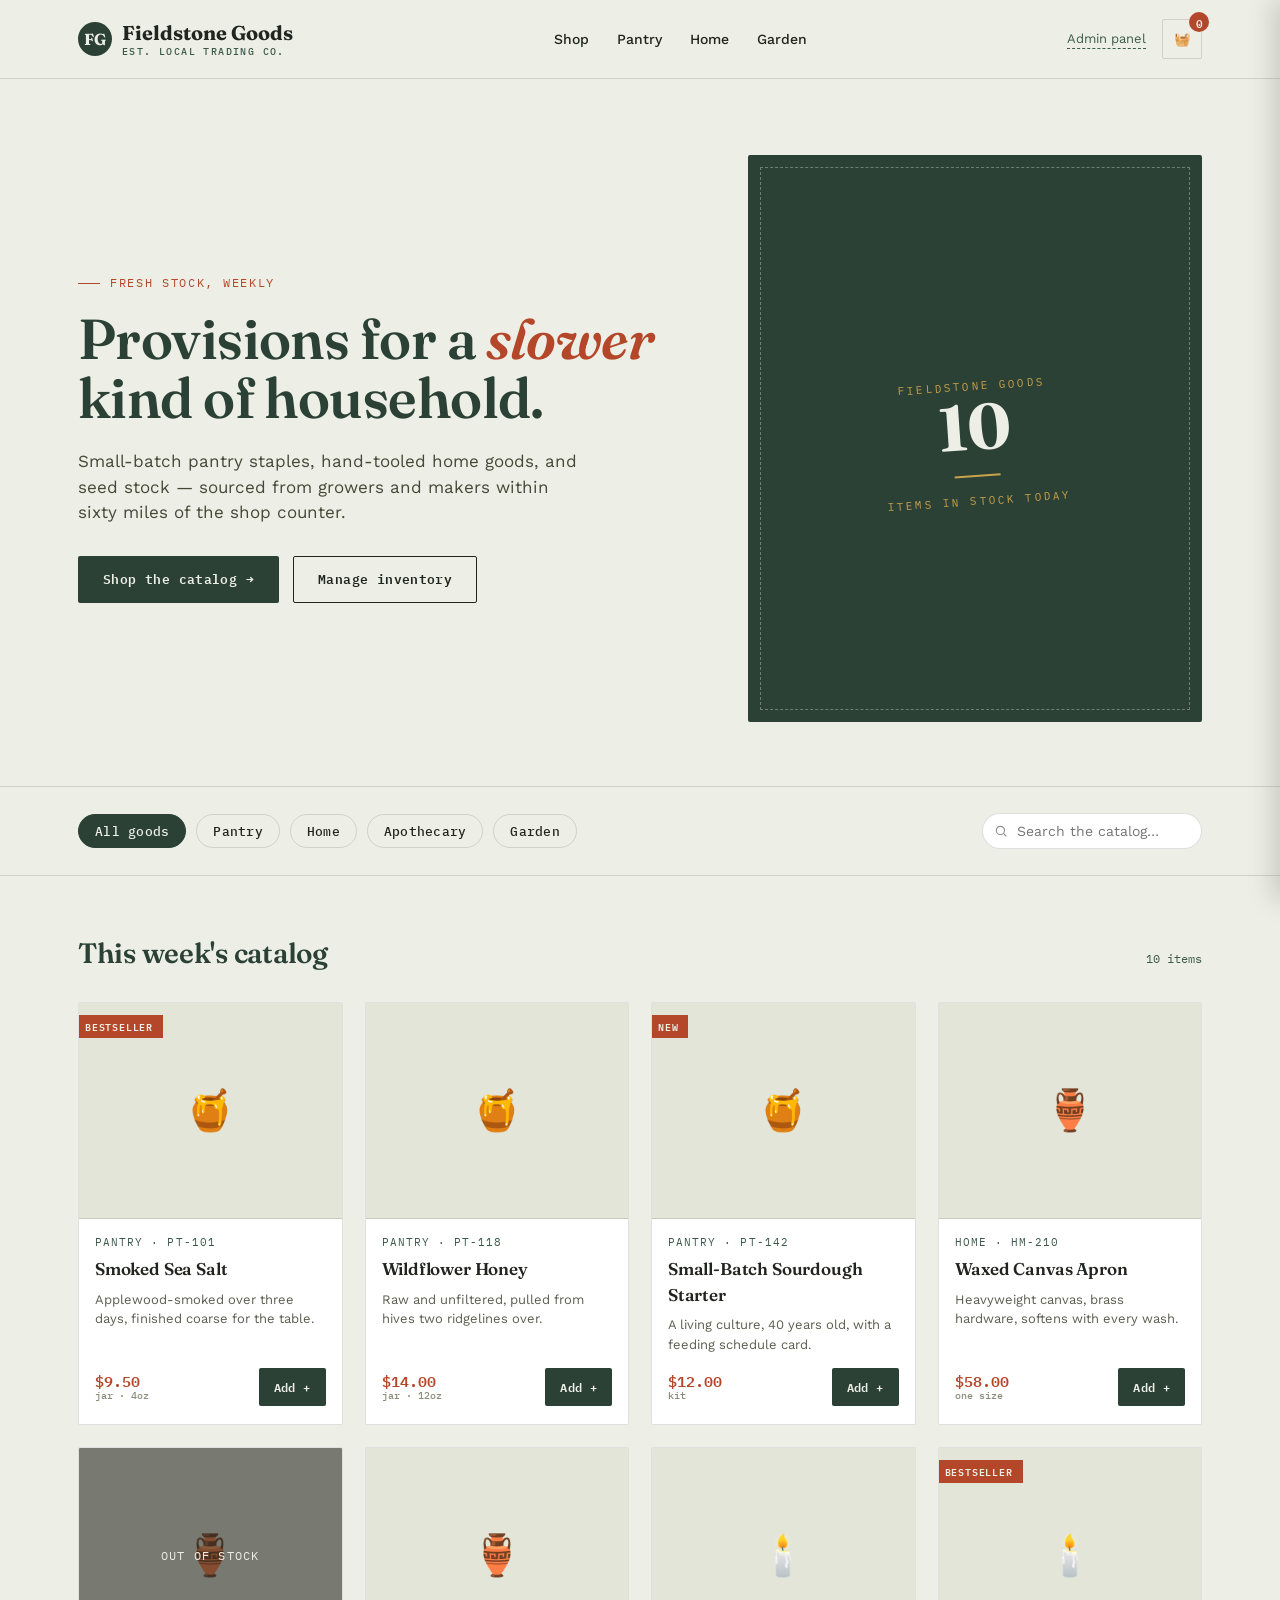
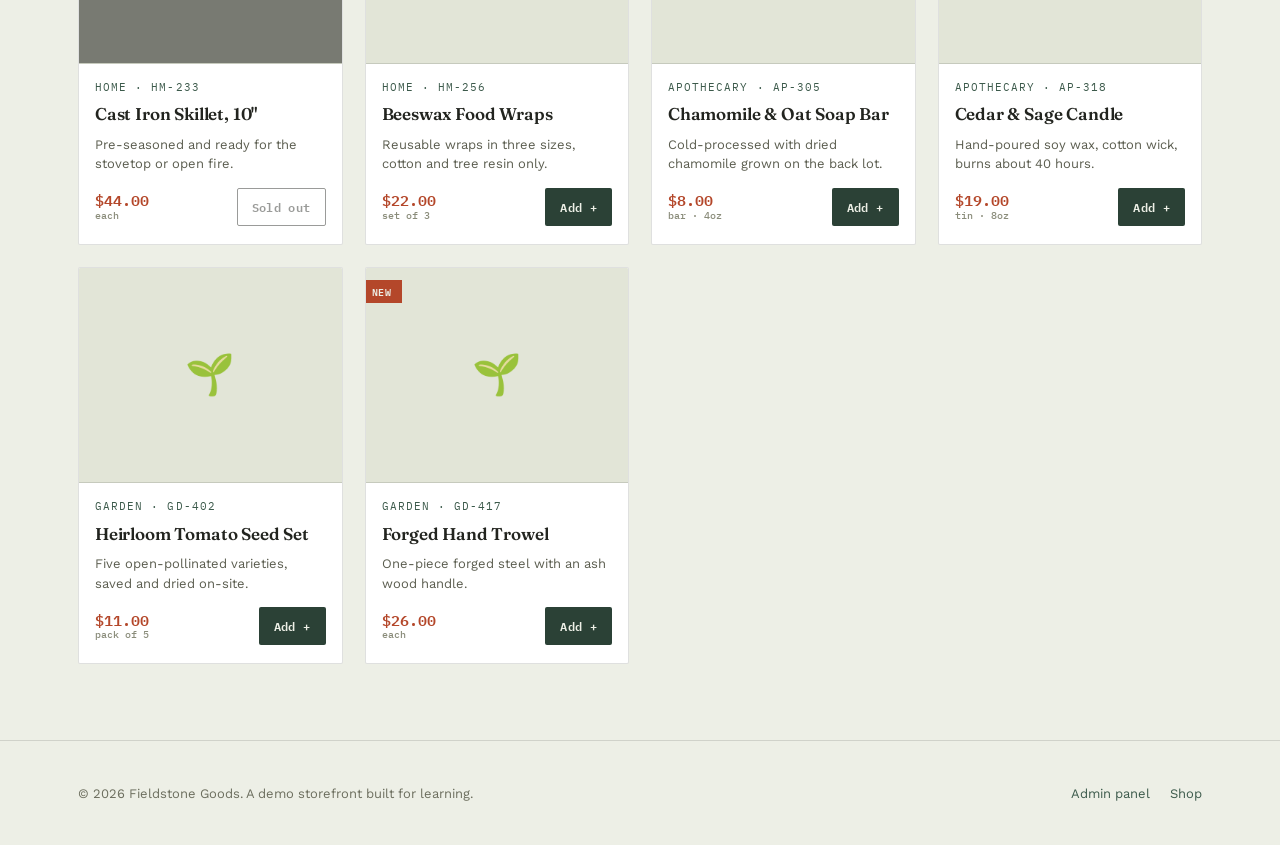
<file: index.html>
<!DOCTYPE html>
<html lang="en">
<head>
<meta charset="UTF-8">
<meta name="viewport" content="width=device-width, initial-scale=1.0">
<title>Fieldstone Goods — Pantry, Home & Garden</title>
<link rel="stylesheet" href="css/style.css">
</head>
<body>

<header class="site-header">
  <div class="wrap">
    <a href="index.html" class="logo">
      <span class="logo-mark">FG</span>
      <span class="logo-text">Fieldstone Goods<small>Est. Local Trading Co.</small></span>
    </a>
    <nav>
      <ul class="main-nav">
        <li><a href="#shop">Shop</a></li>
        <li><a href="#pantry">Pantry</a></li>
        <li><a href="#home">Home</a></li>
        <li><a href="#garden">Garden</a></li>
      </ul>
    </nav>
    <div class="header-actions">
      <a class="admin-link" href="admin.html">Admin panel</a>
      <button class="icon-btn" id="cartBtn" aria-label="Open cart">
        🧺
        <span class="cart-count" id="cartCount">0</span>
      </button>
    </div>
  </div>
</header>

<section class="hero">
  <div class="wrap">
    <div>
      <div class="hero-eyebrow">Fresh Stock, Weekly</div>
      <h1>Provisions for a <em>slower</em> kind of household.</h1>
      <p class="lede">Small-batch pantry staples, hand-tooled home goods, and seed stock — sourced from growers and makers within sixty miles of the shop counter.</p>
      <div class="hero-ctas">
        <a href="#shop" class="btn btn-primary">Shop the catalog →</a>
        <a href="admin.html" class="btn btn-outline">Manage inventory</a>
      </div>
    </div>
    <div class="crate">
      <div class="stamp">
        <div class="cap">Fieldstone Goods</div>
        <div class="num" id="productTotal">10</div>
        <div class="div"></div>
        <div class="cap">Items in stock today</div>
      </div>
    </div>
  </div>
</section>

<section class="chip-rail">
  <div class="wrap" id="chipRail">
    <button class="chip active" data-cat="All">All goods</button>
    <button class="chip" data-cat="Pantry">Pantry</button>
    <button class="chip" data-cat="Home">Home</button>
    <button class="chip" data-cat="Apothecary">Apothecary</button>
    <button class="chip" data-cat="Garden">Garden</button>
    <div class="search-box">
      <svg width="14" height="14" viewBox="0 0 24 24" fill="none" stroke="currentColor" stroke-width="2"><circle cx="11" cy="11" r="7"/><line x1="21" y1="21" x2="16.65" y2="16.65"/></svg>
      <input type="text" id="searchInput" placeholder="Search the catalog…">
    </div>
  </div>
</section>

<section class="section" id="shop">
  <div class="wrap">
    <div class="section-head">
      <h2>This week's catalog</h2>
      <span class="count mono" id="resultCount">10 items</span>
    </div>
    <div class="grid" id="productGrid"></div>
  </div>
</section>

<footer class="site-footer">
  <div class="wrap">
    <p>© 2026 Fieldstone Goods. A demo storefront built for learning.</p>
    <ul class="foot-links">
      <li><a href="admin.html">Admin panel</a></li>
      <li><a href="#shop">Shop</a></li>
    </ul>
  </div>
</footer>

<!-- Cart drawer -->
<div class="overlay" id="overlay"></div>
<aside class="drawer" id="cartDrawer" aria-label="Shopping cart">
  <div class="drawer-head">
    <h3>Your basket</h3>
    <button class="icon-btn" id="closeCart" aria-label="Close cart">✕</button>
  </div>
  <div class="drawer-body" id="cartBody"></div>
  <div class="drawer-foot">
    <div class="total-row"><span>Total</span><span id="cartTotal">$0.00</span></div>
    <button class="btn btn-rust" id="checkoutBtn" style="width:100%; justify-content:center;">Checkout</button>
  </div>
</aside>

<!-- Checkout modal -->
<div class="modal-overlay" id="checkoutOverlay">
  <div class="modal">
    <button class="modal-close" id="closeCheckout">✕</button>
    <h3>Checkout</h3>
    <p class="sub">This is a demo — no real payment is taken. Placing an order saves it locally and it'll appear in the admin panel.</p>
    <form id="checkoutForm">
      <div class="field"><label>Full name</label><input type="text" required name="name" placeholder="Jordan Ellis"></div>
      <div class="field"><label>Email</label><input type="email" required name="email" placeholder="jordan@example.com"></div>
      <div class="field"><label>Shipping address</label><textarea required name="address" placeholder="120 Ridge Road, Millbrook"></textarea></div>
      <div class="field-row">
        <div class="field"><label>City</label><input type="text" required name="city" placeholder="Millbrook"></div>
        <div class="field"><label>ZIP</label><input type="text" required name="zip" placeholder="12545"></div>
      </div>
      <button type="submit" class="btn btn-primary" style="width:100%; justify-content:center; margin-top:8px;">Place order</button>
    </form>
  </div>
</div>

<!-- Order confirmation modal -->
<div class="modal-overlay" id="confirmOverlay">
  <div class="modal">
    <button class="modal-close" id="closeConfirm">✕</button>
    <div class="confirm-icon">✓</div>
    <h3>Order placed</h3>
    <p class="sub">Thanks — your order has been recorded.</p>
    <div class="order-id mono" id="confirmOrderId"></div>
    <button class="btn btn-outline" id="doneConfirm" style="width:100%; justify-content:center;">Continue shopping</button>
  </div>
</div>

<div class="toast" id="toast"></div>

<script src="js/data.js"></script>
<script src="js/store.js"></script>
</body>
</html>
</file>
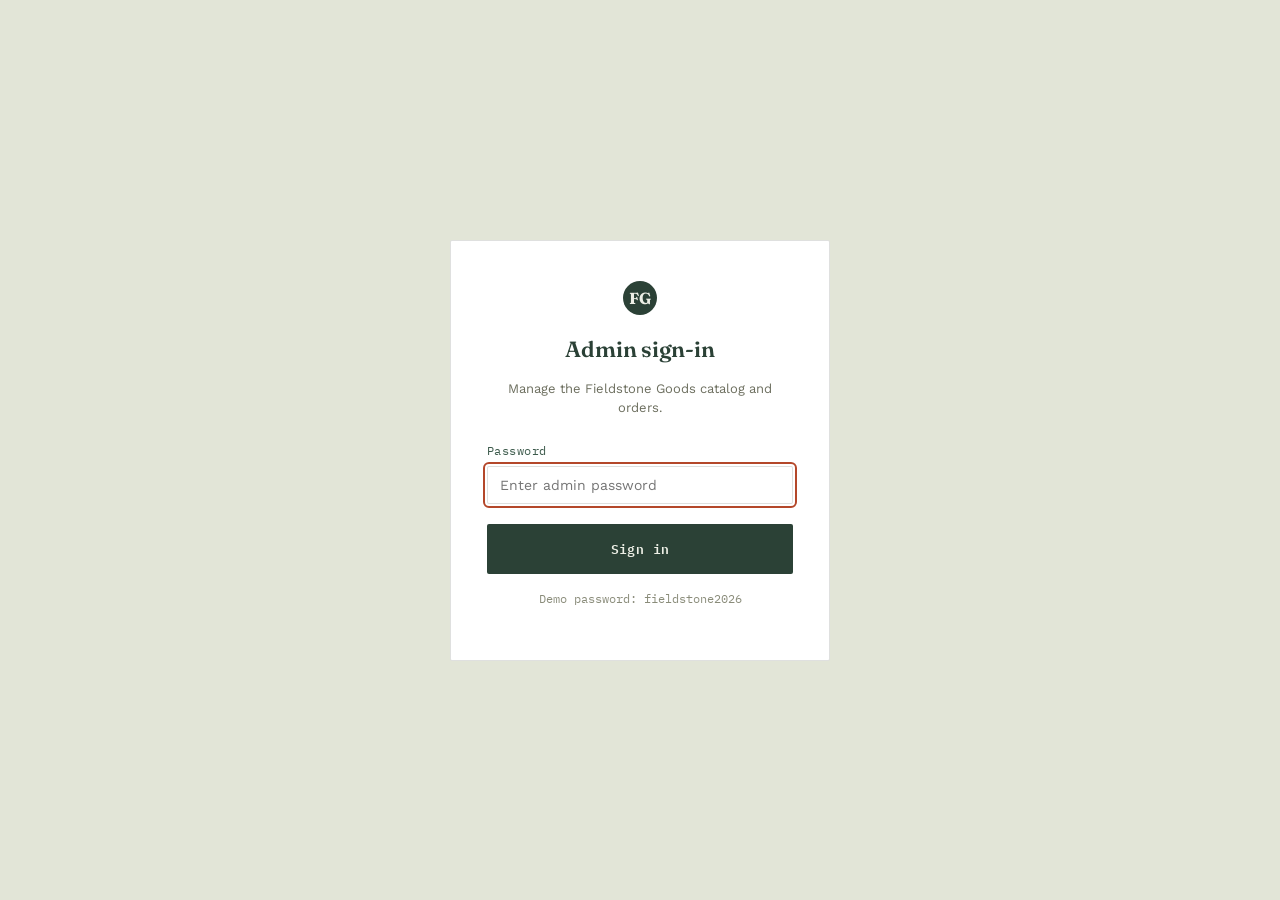
<file: admin.html>
<!DOCTYPE html>
<html lang="en">
<head>
<meta charset="UTF-8">
<meta name="viewport" content="width=device-width, initial-scale=1.0">
<title>Admin — Fieldstone Goods</title>
<link rel="stylesheet" href="css/style.css">
<link rel="stylesheet" href="css/admin.css">
</head>
<body class="admin-body">

<!-- Login gate -->
<div class="login-screen" id="loginScreen">
  <div class="login-card">
    <span class="logo-mark" style="margin:0 auto 18px; display:flex;">FG</span>
    <h2>Admin sign-in</h2>
    <p class="sub">Manage the Fieldstone Goods catalog and orders.</p>
    <form id="loginForm">
      <div class="field" style="text-align:left;">
        <label>Password</label>
        <input type="password" id="passwordInput" placeholder="Enter admin password" autofocus>
      </div>
      <button type="submit" class="btn btn-primary" style="width:100%; justify-content:center; margin-top:6px;">Sign in</button>
      <p class="login-error" id="loginError">That password isn't right — try again.</p>
    </form>
    <p class="login-hint">Demo password: fieldstone2026</p>
  </div>
</div>

<!-- Admin shell -->
<div class="admin-shell" id="adminShell" style="display:none;">
  <aside class="admin-sidebar">
    <a href="index.html" class="logo">
      <span class="logo-mark">FG</span>
      <span class="logo-text">Fieldstone Goods<small>Admin</small></span>
    </a>
    <button class="side-link active" data-view="dashboard">📊 Dashboard</button>
    <button class="side-link" data-view="products">📦 Products</button>
    <button class="side-link" data-view="orders">🧾 Orders</button>
    <div class="sidebar-foot">
      <a href="index.html">← Back to store</a>
      <button id="logoutBtn">Sign out</button>
    </div>
  </aside>

  <main class="admin-main">
    <!-- Dashboard -->
    <section class="view active" id="view-dashboard">
      <div class="admin-topbar">
        <div>
          <h1>Dashboard</h1>
          <p>A quick read on the shop right now.</p>
        </div>
      </div>
      <div class="stat-grid">
        <div class="stat-card"><div class="label">Products</div><div class="value" id="statProducts">0</div></div>
        <div class="stat-card"><div class="label">Out of stock</div><div class="value rust" id="statOOS">0</div></div>
        <div class="stat-card"><div class="label">Orders</div><div class="value" id="statOrders">0</div></div>
        <div class="stat-card"><div class="label">Revenue</div><div class="value" id="statRevenue">$0</div></div>
      </div>
      <div class="table-toolbar">
        <h3 style="font-size:16px; color:var(--pine);">Recent orders</h3>
      </div>
      <div class="table-card">
        <table>
          <thead><tr><th>Order</th><th>Customer</th><th>Items</th><th>Total</th><th>Status</th></tr></thead>
          <tbody id="recentOrdersBody"></tbody>
        </table>
      </div>
    </section>

    <!-- Products -->
    <section class="view" id="view-products">
      <div class="admin-topbar">
        <div>
          <h1>Products</h1>
          <p>Add, edit, or retire items from the catalog.</p>
        </div>
        <button class="btn btn-primary" id="addProductBtn">+ Add product</button>
      </div>
      <div class="table-card">
        <table>
          <thead><tr><th>Product</th><th>Category</th><th>Price</th><th>Stock</th><th>Status</th><th></th></tr></thead>
          <tbody id="productsBody"></tbody>
        </table>
      </div>
    </section>

    <!-- Orders -->
    <section class="view" id="view-orders">
      <div class="admin-topbar">
        <div>
          <h1>Orders</h1>
          <p>Track and update order status.</p>
        </div>
      </div>
      <div class="table-card">
        <table>
          <thead><tr><th>Order</th><th>Customer</th><th>Placed</th><th>Items</th><th>Total</th><th>Status</th></tr></thead>
          <tbody id="ordersBody"></tbody>
        </table>
      </div>
    </section>
  </main>
</div>

<!-- Product modal -->
<div class="modal-overlay" id="productModalOverlay">
  <div class="modal">
    <button class="modal-close" id="closeProductModal">✕</button>
    <h3 id="productModalTitle">Add product</h3>
    <p class="sub">This updates the live catalog immediately.</p>
    <form id="productForm">
      <input type="hidden" id="productId">
      <div class="field"><label>Name</label><input type="text" id="fName" required></div>
      <div class="field-row">
        <div class="field"><label>Category</label>
          <select id="fCategory">
            <option>Pantry</option><option>Home</option><option>Apothecary</option><option>Garden</option>
          </select>
        </div>
        <div class="field"><label>SKU</label><input type="text" id="fSku" required></div>
      </div>
      <div class="field-row">
        <div class="field"><label>Price (USD)</label><input type="number" id="fPrice" step="0.01" min="0" required></div>
        <div class="field"><label>Stock</label><input type="number" id="fStock" min="0" step="1" required></div>
      </div>
      <div class="field"><label>Unit label</label><input type="text" id="fUnit" placeholder="jar · 8oz"></div>
      <div class="field"><label>Description</label><textarea id="fDesc" required></textarea></div>
      <div class="field"><label>Badge (optional)</label>
        <select id="fBadge"><option value="">None</option><option>New</option><option>Bestseller</option></select>
      </div>
      <button type="submit" class="btn btn-primary" style="width:100%; justify-content:center; margin-top:8px;">Save product</button>
    </form>
  </div>
</div>

<div class="toast" id="toast"></div>

<script src="js/data.js"></script>
<script src="js/admin.js"></script>
</body>
</html>
</file>
<file: css/style.css>
/* ============================================================
   Fieldstone Goods — storefront styling
   Palette: sage paper, pine, mustard stamp-ink, rust accent
   Type: Fraunces (display) / Work Sans (body) / IBM Plex Mono (labels)
   ============================================================ */

@import url('https://fonts.googleapis.com/css2?family=Fraunces:ital,opsz,wght@0,9..144,400;0,9..144,600;0,9..144,700;1,9..144,500&family=Work+Sans:wght@400;500;600&family=IBM+Plex+Mono:wght@500;600&display=swap');

:root {
  --paper: #EDEFE6;
  --paper-dim: #E2E5D7;
  --ink: #22241F;
  --pine: #2B4136;
  --pine-dim: #3C5A4B;
  --mustard: #C9A24B;
  --rust: #B4472A;
  --line: rgba(34,36,31,0.14);
  --radius: 2px;
  --shadow: 0 1px 0 rgba(34,36,31,0.06);
}

* { box-sizing: border-box; }
html { scroll-behavior: smooth; }
body {
  margin: 0;
  background: var(--paper);
  color: var(--ink);
  font-family: 'Work Sans', sans-serif;
  font-size: 16px;
  line-height: 1.5;
}
img, svg { max-width: 100%; display: block; }
a { color: inherit; }
h1, h2, h3 { font-family: 'Fraunces', serif; margin: 0; font-weight: 600; letter-spacing: -0.01em; }
.mono { font-family: 'IBM Plex Mono', monospace; }

:focus-visible {
  outline: 2px solid var(--rust);
  outline-offset: 2px;
}

.wrap { max-width: 1180px; margin: 0 auto; padding: 0 28px; }

/* ---------- Header ---------- */
.site-header {
  position: sticky; top: 0; z-index: 40;
  background: var(--paper);
  border-bottom: 1px solid var(--line);
}
.site-header .wrap { display: flex; align-items: center; justify-content: space-between; height: 78px; gap: 24px; }
.logo { display: flex; align-items: center; gap: 10px; text-decoration: none; }
.logo-mark {
  width: 34px; height: 34px; border-radius: 50%;
  background: var(--pine); color: var(--paper);
  display: flex; align-items: center; justify-content: center;
  font-family: 'Fraunces', serif; font-weight: 700; font-size: 16px;
  flex-shrink: 0;
}
.logo-text { font-family: 'Fraunces', serif; font-size: 20px; font-weight: 700; color: var(--ink); line-height: 1.1; }
.logo-text small { display: block; font-family: 'IBM Plex Mono', monospace; font-size: 10px; font-weight: 500; letter-spacing: 0.14em; text-transform: uppercase; color: var(--pine-dim); margin-top: 2px; }

.main-nav { display: flex; gap: 28px; list-style: none; margin: 0; padding: 0; }
.main-nav a { text-decoration: none; font-size: 14px; font-weight: 500; color: var(--ink); position: relative; padding: 4px 0; }
.main-nav a:hover { color: var(--rust); }

.header-actions { display: flex; align-items: center; gap: 16px; }
.icon-btn {
  background: none; border: 1px solid var(--line); border-radius: var(--radius);
  width: 40px; height: 40px; display: flex; align-items: center; justify-content: center;
  cursor: pointer; position: relative; color: var(--ink);
}
.icon-btn:hover { border-color: var(--pine); }
.cart-count {
  position: absolute; top: -8px; right: -8px;
  background: var(--rust); color: var(--paper);
  font-family: 'IBM Plex Mono', monospace; font-size: 11px; font-weight: 600;
  width: 20px; height: 20px; border-radius: 50%;
  display: flex; align-items: center; justify-content: center;
}
.admin-link { font-size: 13px; text-decoration: none; color: var(--pine-dim); border-bottom: 1px dashed var(--pine-dim); }

/* ---------- Hero ---------- */
.hero { padding: 76px 0 64px; border-bottom: 1px solid var(--line); position: relative; overflow: hidden; }
.hero .wrap { display: grid; grid-template-columns: 1.15fr 0.85fr; gap: 56px; align-items: center; }
.hero-eyebrow {
  font-family: 'IBM Plex Mono', monospace; font-size: 12px; letter-spacing: 0.14em; text-transform: uppercase;
  color: var(--rust); margin-bottom: 18px; display: flex; align-items: center; gap: 10px;
}
.hero-eyebrow::before { content: ''; width: 22px; height: 1px; background: var(--rust); display: inline-block; }
.hero h1 { font-size: clamp(2.4rem, 4.4vw, 3.6rem); line-height: 1.04; color: var(--pine); }
.hero h1 em { font-style: italic; color: var(--rust); }
.hero p.lede { font-size: 17px; max-width: 46ch; margin: 22px 0 30px; color: #454737; }
.hero-ctas { display: flex; gap: 14px; }

.btn {
  font-family: 'IBM Plex Mono', monospace; font-size: 13px; font-weight: 600; letter-spacing: 0.03em;
  padding: 13px 24px; border-radius: var(--radius); border: 1px solid transparent; cursor: pointer;
  text-decoration: none; display: inline-flex; align-items: center; gap: 8px; transition: transform .12s ease;
}
.btn:active { transform: translateY(1px); }
.btn-primary { background: var(--pine); color: var(--paper); }
.btn-primary:hover { background: var(--pine-dim); }
.btn-outline { background: transparent; color: var(--ink); border-color: var(--ink); }
.btn-outline:hover { border-color: var(--rust); color: var(--rust); }
.btn-rust { background: var(--rust); color: var(--paper); }
.btn-rust:hover { background: #9a3b21; }
.btn-sm { padding: 8px 14px; font-size: 12px; }
.btn-ghost { background: transparent; border: none; color: var(--pine-dim); text-decoration: underline; padding: 4px; }
.btn:disabled { opacity: .45; cursor: not-allowed; }

/* signature: stamped crate label */
.crate {
  aspect-ratio: 4/5; background: var(--pine);
  border-radius: var(--radius); position: relative;
  display: flex; align-items: center; justify-content: center;
  padding: 30px;
}
.crate::before {
  content: ''; position: absolute; inset: 12px;
  border: 1px dashed rgba(237,239,230,0.35);
}
.stamp {
  width: 100%; text-align: center; color: var(--paper);
  transform: rotate(-4deg);
}
.stamp .num { font-family: 'Fraunces', serif; font-size: 64px; font-weight: 700; line-height: 1; }
.stamp .cap { font-family: 'IBM Plex Mono', monospace; font-size: 11px; letter-spacing: 0.2em; text-transform: uppercase; margin-top: 10px; color: var(--mustard); }
.stamp .div { width: 46px; height: 2px; background: var(--mustard); margin: 16px auto; }

/* ---------- Category rail ---------- */
.chip-rail { padding: 26px 0; border-bottom: 1px solid var(--line); }
.chip-rail .wrap { display: flex; gap: 10px; flex-wrap: wrap; align-items: center; }
.chip {
  font-family: 'IBM Plex Mono', monospace; font-size: 12.5px; font-weight: 500;
  padding: 8px 16px; border-radius: 999px; border: 1px solid var(--line);
  background: transparent; cursor: pointer; color: var(--ink); letter-spacing: 0.02em;
}
.chip:hover { border-color: var(--pine); }
.chip.active { background: var(--pine); color: var(--paper); border-color: var(--pine); }
.search-box { margin-left: auto; position: relative; }
.search-box input {
  font-family: 'Work Sans', sans-serif; font-size: 14px; padding: 9px 14px 9px 34px;
  border: 1px solid var(--line); border-radius: 999px; background: #fff; width: 220px;
}
.search-box svg { position: absolute; left: 12px; top: 50%; transform: translateY(-50%); opacity: .5; }

/* ---------- Product grid ---------- */
.section { padding: 56px 0; }
.section-head { display: flex; justify-content: space-between; align-items: baseline; margin-bottom: 28px; }
.section-head h2 { font-size: 28px; color: var(--pine); }
.section-head .count { font-family: 'IBM Plex Mono', monospace; font-size: 12px; color: var(--pine-dim); }

.grid { display: grid; grid-template-columns: repeat(auto-fill, minmax(240px, 1fr)); gap: 22px; }

.card {
  background: #fff; border: 1px solid var(--line); border-radius: var(--radius);
  display: flex; flex-direction: column; overflow: hidden; position: relative;
}
.card-media {
  aspect-ratio: 1/0.82; background: var(--paper-dim);
  display: flex; align-items: center; justify-content: center; position: relative;
  border-bottom: 1px solid var(--line);
}
.card-media .glyph { font-size: 40px; }
.badge {
  position: absolute; top: 12px; left: -6px;
  background: var(--rust); color: var(--paper);
  font-family: 'IBM Plex Mono', monospace; font-size: 10px; font-weight: 600; letter-spacing: 0.08em; text-transform: uppercase;
  padding: 4px 10px 4px 12px;
}
.badge::after {
  content: ''; position: absolute; left: 0; top: 100%;
  border-width: 3px 0 0 6px; border-style: solid; border-color: transparent transparent transparent #7a2e1c;
}
.stock-out {
  position: absolute; inset: 0; background: rgba(34,36,31,0.55);
  color: var(--paper); display: flex; align-items: center; justify-content: center;
  font-family: 'IBM Plex Mono', monospace; font-size: 12px; letter-spacing: 0.1em; text-transform: uppercase;
}
.card-body { padding: 16px 16px 18px; display: flex; flex-direction: column; gap: 6px; flex: 1; }
.card-cat { font-family: 'IBM Plex Mono', monospace; font-size: 10.5px; letter-spacing: 0.1em; text-transform: uppercase; color: var(--pine-dim); }
.card-name { font-family: 'Fraunces', serif; font-size: 17px; font-weight: 600; }
.card-desc { font-size: 13px; color: #5b5d4f; flex: 1; margin: 2px 0 8px; }
.card-foot { display: flex; align-items: center; justify-content: space-between; margin-top: auto; }
.price-tag {
  font-family: 'IBM Plex Mono', monospace; font-weight: 600; font-size: 15px;
  color: var(--rust); display: flex; flex-direction: column; line-height: 1.1;
}
.price-tag span.unit { font-size: 10px; color: #8a8c7a; font-weight: 500; }

.empty-state {
  text-align: center; padding: 60px 20px; color: #6c6e5e;
  border: 1px dashed var(--line); border-radius: var(--radius);
}
.empty-state h3 { color: var(--pine); margin-bottom: 8px; }

/* ---------- Cart drawer ---------- */
.overlay { position: fixed; inset: 0; background: rgba(34,36,31,0.45); z-index: 60; opacity: 0; pointer-events: none; transition: opacity .2s ease; }
.overlay.open { opacity: 1; pointer-events: auto; }
.drawer {
  position: fixed; top: 0; right: 0; height: 100%; width: min(420px, 92vw);
  background: var(--paper); z-index: 61; box-shadow: -8px 0 24px rgba(0,0,0,0.15);
  transform: translateX(100%); transition: transform .25s ease;
  display: flex; flex-direction: column;
}
.drawer.open { transform: translateX(0); }
.drawer-head { padding: 22px 24px; border-bottom: 1px solid var(--line); display: flex; justify-content: space-between; align-items: center; }
.drawer-head h3 { font-size: 20px; color: var(--pine); }
.drawer-body { flex: 1; overflow-y: auto; padding: 18px 24px; }
.cart-line { display: flex; gap: 12px; padding: 14px 0; border-bottom: 1px solid var(--line); align-items: flex-start; }
.cart-line .glyph-sm { width: 46px; height: 46px; background: var(--paper-dim); border: 1px solid var(--line); display: flex; align-items: center; justify-content: center; font-size: 20px; flex-shrink: 0; }
.cart-line-info { flex: 1; }
.cart-line-info .n { font-weight: 600; font-size: 14px; }
.cart-line-info .p { font-family: 'IBM Plex Mono', monospace; font-size: 12.5px; color: var(--rust); margin-top: 2px; }
.qty-row { display: flex; align-items: center; gap: 8px; margin-top: 8px; }
.qty-btn { width: 24px; height: 24px; border: 1px solid var(--line); background: #fff; cursor: pointer; font-size: 13px; line-height: 1; }
.qty-row .n { font-family: 'IBM Plex Mono', monospace; font-size: 13px; min-width: 18px; text-align: center; }
.remove-link { font-size: 11px; color: var(--rust); text-decoration: underline; cursor: pointer; margin-left: auto; background: none; border: none; font-family: inherit; }
.drawer-foot { padding: 20px 24px 26px; border-top: 1px solid var(--line); }
.total-row { display: flex; justify-content: space-between; font-family: 'IBM Plex Mono', monospace; font-size: 15px; font-weight: 600; margin-bottom: 14px; }

/* ---------- Checkout / modal ---------- */
.modal-overlay { position: fixed; inset: 0; background: rgba(34,36,31,0.5); z-index: 70; display: none; align-items: center; justify-content: center; padding: 20px; }
.modal-overlay.open { display: flex; }
.modal {
  background: var(--paper); max-width: 460px; width: 100%; border-radius: var(--radius);
  padding: 30px 28px; max-height: 88vh; overflow-y: auto;
}
.modal h3 { font-size: 22px; color: var(--pine); margin-bottom: 4px; }
.modal .sub { font-size: 13px; color: #6c6e5e; margin-bottom: 20px; }
.field { margin-bottom: 14px; }
.field label { display: block; font-size: 12px; font-family: 'IBM Plex Mono', monospace; letter-spacing: 0.04em; margin-bottom: 6px; color: var(--pine-dim); }
.field input, .field select, .field textarea {
  width: 100%; font-family: 'Work Sans', sans-serif; font-size: 14px; padding: 10px 12px;
  border: 1px solid var(--line); border-radius: var(--radius); background: #fff;
}
.field textarea { resize: vertical; min-height: 70px; }
.field-row { display: flex; gap: 12px; }
.field-row .field { flex: 1; }
.modal-close { position: absolute; top: 18px; right: 18px; background: none; border: none; cursor: pointer; font-size: 20px; color: var(--ink); }
.modal { position: relative; }

.confirm-icon { width: 52px; height: 52px; border-radius: 50%; background: var(--pine); color: var(--paper); display: flex; align-items: center; justify-content: center; font-size: 24px; margin-bottom: 16px; }
.order-id { font-family: 'IBM Plex Mono', monospace; background: var(--paper-dim); border: 1px dashed var(--line); padding: 10px 14px; font-size: 13px; margin: 14px 0 18px; }

/* ---------- Footer ---------- */
.site-footer { border-top: 1px solid var(--line); padding: 40px 0; margin-top: 20px; }
.site-footer .wrap { display: flex; justify-content: space-between; align-items: center; flex-wrap: wrap; gap: 16px; }
.site-footer p { font-size: 13px; color: #6c6e5e; margin: 0; }
.foot-links { display: flex; gap: 20px; list-style: none; padding: 0; margin: 0; }
.foot-links a { font-size: 13px; text-decoration: none; color: var(--pine-dim); }

/* ---------- Toast ---------- */
.toast {
  position: fixed; bottom: 26px; left: 50%; transform: translateX(-50%) translateY(20px);
  background: var(--ink); color: var(--paper); padding: 12px 20px; border-radius: var(--radius);
  font-size: 13.5px; z-index: 80; opacity: 0; pointer-events: none; transition: all .2s ease;
  display: flex; align-items: center; gap: 10px;
}
.toast.show { opacity: 1; transform: translateX(-50%) translateY(0); }

@media (max-width: 860px) {
  .main-nav { display: none; }
  .hero .wrap { grid-template-columns: 1fr; }
  .crate { max-width: 260px; margin: 0 auto; }
  .search-box input { width: 150px; }
}
</file>
<file: css/admin.css>
/* ============================================================
   Fieldstone Goods — admin panel styling (extends style.css)
   ============================================================ */

body.admin-body { background: var(--paper-dim); }

/* ---------- Login gate ---------- */
.login-screen {
  min-height: 100vh; display: flex; align-items: center; justify-content: center; padding: 20px;
}
.login-card {
  background: #fff; border: 1px solid var(--line); border-radius: var(--radius);
  padding: 40px 36px; width: 100%; max-width: 380px; text-align: center;
}
.login-card .logo-mark { margin: 0 auto 18px; }
.login-card h2 { color: var(--pine); font-size: 22px; margin-bottom: 6px; }
.login-card p.sub { font-size: 13px; color: #6c6e5e; margin-bottom: 24px; }
.login-hint { margin-top: 16px; font-size: 12px; color: #8a8c7a; font-family: 'IBM Plex Mono', monospace; }
.login-error { color: var(--rust); font-size: 13px; margin-top: 10px; display: none; }
.login-error.show { display: block; }

/* ---------- Shell layout ---------- */
.admin-shell { display: grid; grid-template-columns: 220px 1fr; min-height: 100vh; }
.admin-sidebar {
  background: var(--pine); color: var(--paper); padding: 26px 18px;
  display: flex; flex-direction: column; gap: 4px;
}
.admin-sidebar .logo-text, .admin-sidebar .logo-text small { color: var(--paper); }
.admin-sidebar .logo { margin-bottom: 30px; }
.admin-sidebar .logo-mark { background: var(--mustard); color: var(--pine); }
.side-link {
  display: flex; align-items: center; gap: 10px; padding: 10px 12px; border-radius: var(--radius);
  color: rgba(237,239,230,0.75); text-decoration: none; font-size: 14px; cursor: pointer; border: none; background: none; text-align: left; font-family: inherit; width: 100%;
}
.side-link:hover { background: rgba(237,239,230,0.08); color: var(--paper); }
.side-link.active { background: rgba(237,239,230,0.14); color: var(--paper); font-weight: 600; }
.sidebar-foot { margin-top: auto; padding-top: 20px; border-top: 1px solid rgba(237,239,230,0.15); }
.sidebar-foot a, .sidebar-foot button { color: rgba(237,239,230,0.7); font-size: 13px; text-decoration: none; background: none; border: none; cursor: pointer; font-family: inherit; padding: 6px 12px; display: block; width: 100%; text-align: left; }
.sidebar-foot button:hover, .sidebar-foot a:hover { color: var(--paper); }

.admin-main { padding: 32px 36px 60px; }
.admin-topbar { display: flex; justify-content: space-between; align-items: center; margin-bottom: 28px; flex-wrap: wrap; gap: 14px;}
.admin-topbar h1 { font-size: 26px; color: var(--pine); }
.admin-topbar p { margin: 4px 0 0; font-size: 13px; color: #6c6e5e; }

.view { display: none; }
.view.active { display: block; }

/* ---------- Stat cards ---------- */
.stat-grid { display: grid; grid-template-columns: repeat(auto-fit, minmax(180px, 1fr)); gap: 16px; margin-bottom: 32px; }
.stat-card { background: #fff; border: 1px solid var(--line); border-radius: var(--radius); padding: 18px 20px; }
.stat-card .label { font-family: 'IBM Plex Mono', monospace; font-size: 11px; letter-spacing: 0.08em; text-transform: uppercase; color: var(--pine-dim); }
.stat-card .value { font-family: 'Fraunces', serif; font-size: 30px; font-weight: 700; color: var(--ink); margin-top: 6px; }
.stat-card .value.rust { color: var(--rust); }

/* ---------- Table ---------- */
.table-card { background: #fff; border: 1px solid var(--line); border-radius: var(--radius); overflow: hidden; }
table { width: 100%; border-collapse: collapse; font-size: 13.5px; }
thead th {
  text-align: left; font-family: 'IBM Plex Mono', monospace; font-size: 10.5px; letter-spacing: 0.08em; text-transform: uppercase;
  color: var(--pine-dim); padding: 12px 16px; background: var(--paper-dim); border-bottom: 1px solid var(--line);
}
tbody td { padding: 13px 16px; border-bottom: 1px solid var(--line); vertical-align: middle; }
tbody tr:last-child td { border-bottom: none; }
tbody tr:hover { background: #FAFAF5; }
.cell-prod { display: flex; align-items: center; gap: 10px; }
.cell-prod .g { font-size: 18px; }
.cell-prod .n { font-weight: 600; }
.cell-prod .s { font-family: 'IBM Plex Mono', monospace; font-size: 11px; color: #8a8c7a; }
.pill { font-family: 'IBM Plex Mono', monospace; font-size: 11px; padding: 3px 10px; border-radius: 999px; display: inline-block; }
.pill.ok { background: #E1EBE3; color: var(--pine); }
.pill.low { background: #F5E7CF; color: #8a6a1f; }
.pill.out { background: #F3DCD5; color: var(--rust); }
.pill.pending { background: #F5E7CF; color: #8a6a1f; }
.pill.shipped { background: #DCE6F0; color: #2d5477; }
.pill.completed { background: #E1EBE3; color: var(--pine); }
.row-actions { display: flex; gap: 8px; }
.row-actions button { background: none; border: 1px solid var(--line); border-radius: var(--radius); padding: 5px 10px; font-size: 12px; cursor: pointer; font-family: inherit; }
.row-actions button:hover { border-color: var(--pine); }
.row-actions button.danger:hover { border-color: var(--rust); color: var(--rust); }
select.status-select { font-family: 'IBM Plex Mono', monospace; font-size: 12px; padding: 6px 8px; border: 1px solid var(--line); border-radius: var(--radius); background: #fff; }

.table-toolbar { display: flex; justify-content: space-between; align-items: center; margin-bottom: 16px; flex-wrap: wrap; gap: 10px; }

.no-data { text-align: center; padding: 40px; color: #8a8c7a; font-size: 13.5px; }

@media (max-width: 900px) {
  .admin-shell { grid-template-columns: 1fr; }
  .admin-sidebar { flex-direction: row; overflow-x: auto; align-items: center; padding: 14px 16px; }
  .admin-sidebar .logo { margin-bottom: 0; }
  .sidebar-foot { display: none; }
  .admin-main { padding: 24px 18px 50px; }
}
</file>
